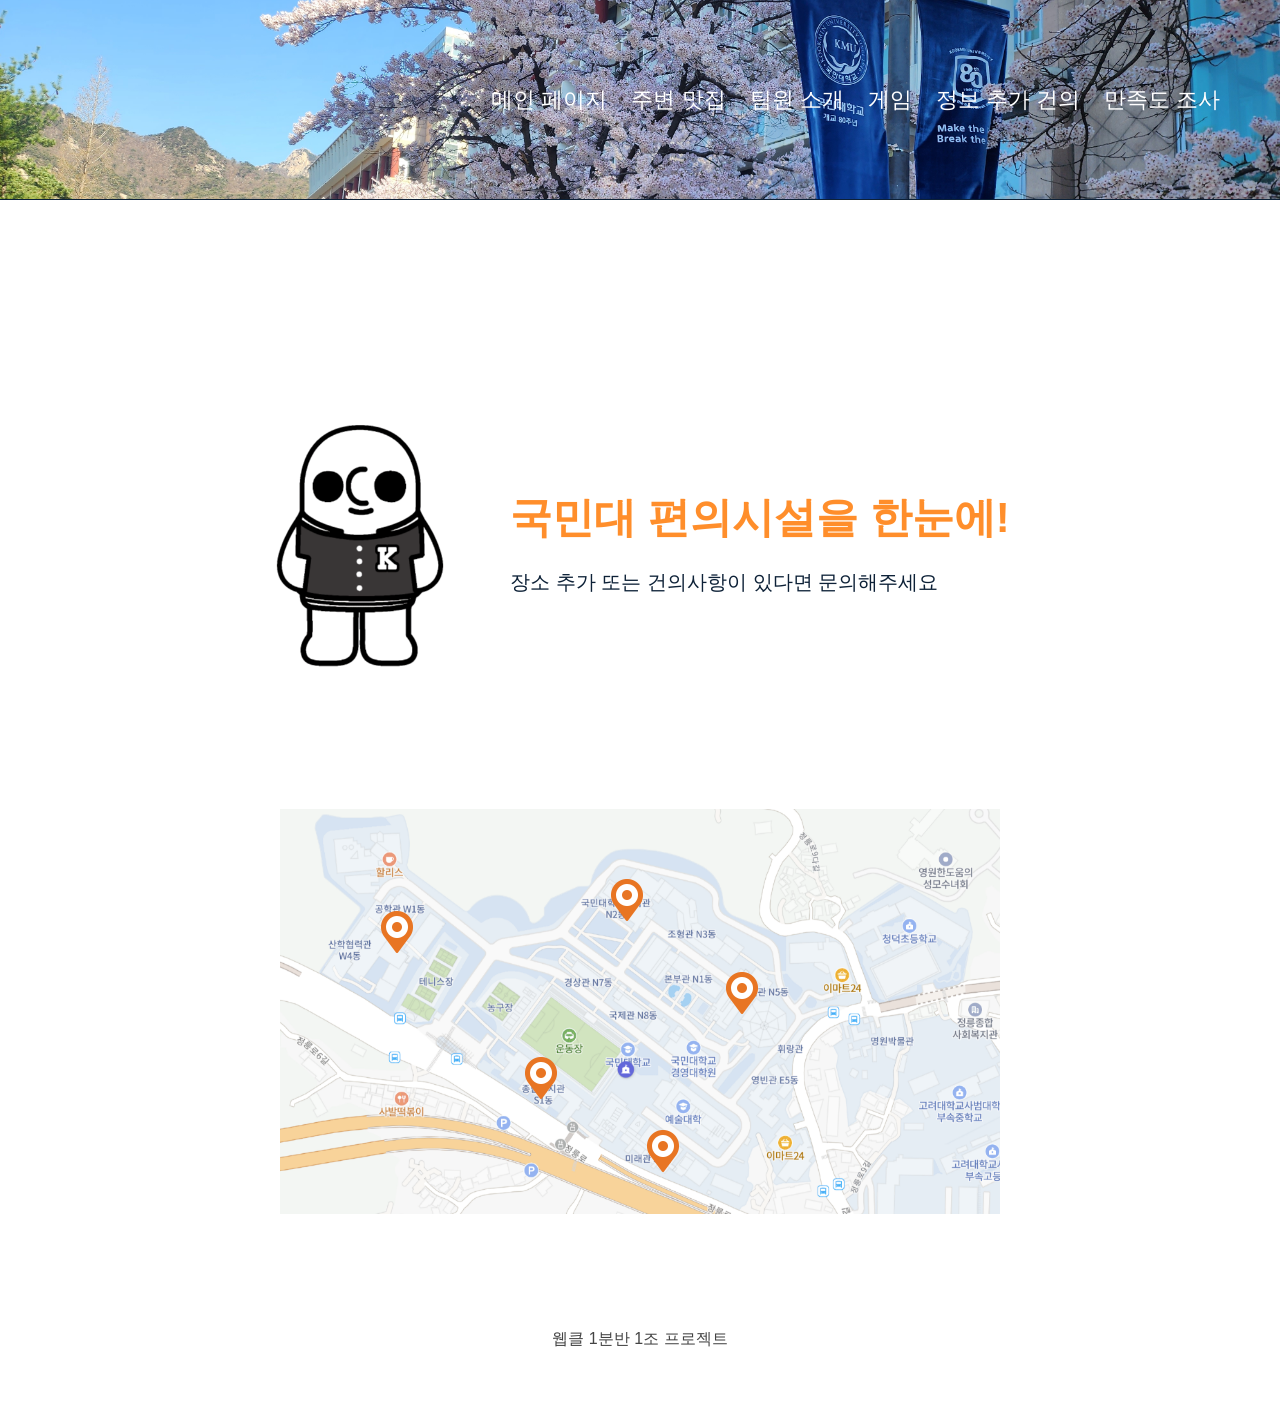
<file: index.html>
<!DOCTYPE html>
<html lang="ko">
<head>
  <meta charset="UTF-8">
  <meta name="viewport" content="width=device-width, initial-scale=1.0">
  <title>국민대학교 편의시설과 공간</title>
  <link rel="stylesheet" href="style.css">
  <script src="./scripts/index.js" defer></script>
</head>

<body>

  <!-- 공통 헤더 -->
<!-- 공통 헤더 -->
<!-- 사용하고 <head></head> 안에 다가 

<script src="index.js" defer></script> 
이 줄 추가해주세요
-->
  <header>

    <h1>
      <a href="index.html">
        <!-- <img src="" alt="로고"> -->
      </a>
    </h1>

    <nav>
      <ul>
        <li><a href="index.html">메인 페이지</a></li>
        <li><a href="food.html">주변 맛집</a></li>
        <li><a href="team.html">팀원 소개</a></li>
        <li><a href="game.html">게임</a></li>
        <li><a href="proposal.html">정보 추가 건의</a></li>
        <li><a href="form.html">만족도 조사</a></li>
      </ul>
    </nav>

  </header>

  <!-- 메인 페이지 -->
  <main>

    <div class="explain">

      <img class="explain-img" src="./images/쿠민1.png">

      <div class="explain-text">
        <h2>국민대 편의시설을 한눈에!</h2>
        <p>장소 추가 또는 건의사항이 있다면 문의해주세요</p>
      </div>
    </div>

    <!-- 지도 -->
    <section class="map-section">

      <div class="map-elements">

        <!-- 지도 이미지 -->
        <img class="map" src="./images/map.png" alt="캠퍼스 지도">

        <!-- 미래관 -->
        <div class="map-place map-place-mirae">

          <button class="map-marker" type="button">
            <img src="./images/map_marker.png" alt="미래관">
          </button>

          <aside class="details">
            <div class="details-header">
              <h3>미래관</h3>
              <button class="close-details" type="button">X</button>
            </div>

            <div class="details-body">
              <article class="place">
                <h4>자율주행스튜디오</h4>
                <p>4F</p>
                <p>소융대 학생들의 모임장소</p>
              </article>

              <article class="place">
                <h4>무한상상실</h4>
                <p>4F</p>
                <p>적당한 소음의 공부 공간</p>
              </article>
            </div>
          </aside>

        </div>

        <!-- 복지관 -->
        <div class="map-place map-place-bokji">

          <button class="map-marker" type="button">
            <img src="./images/map_marker.png" alt="복지관">
          </button>

          <aside class="details">
            <div class="details-header">
              <h3>복지관</h3>
              <button class="close-details" type="button">X</button>
            </div>

            <div class="details-body">
              <article class="place">
                <h4>학생식당</h4>
                <p>1F</p>
                <p>맛있는 건 금방 소진될 수 있으니 먹고 싶다면 빨리가기</p>
              </article>

              <article class="place">
                <h4>교직원식당</h4>
                <p>1F</p>
                <p>학생식당 바로 옆. 가격은 더 비쌈</p>
              </article>

              <article class="place">
                <h4>K-BOB</h4>
                <p>1F</p>
                <p>학생식당 바로 옆. 한 번도 안먹어봤는데 맛있나요?</p>
              </article>

              <article class="place">
                <h4>편의점</h4>
                <p>1F</p>
                <p>학교 편의점 중에서 제일 넓은 것으로 추정.</p>
              </article>

              <article class="place">
                <h4>샐러디</h4>
                <p>B1F</p>
                <p>샐러드가 먹고 싶다면,</p>
              </article>

              <article class="place">
                <h4>카페나무</h4>
                <p>B1F</p>
                <p>복지관점</p>
              </article>
            </div>
          </aside>

        </div>

        <!-- 공학관 -->
        <div class="map-place map-place-gonghak">

          <button class="map-marker" type="button">
            <img src="./images/map_marker.png" alt="공학관">
          </button>

          <aside class="details">
            <div class="details-header">
              <h3>공학관</h3>
              <button class="close-details" type="button">X</button>
            </div>

            <div class="details-body">
              <article class="place">
                <h4>카페</h4>
                <p>1F</p>
                <p>입니다.</p>
              </article>

              <article class="place">
                <h4>오지버거</h4>
                <p>1F</p>
                <p>맘스터치 다음으로 생긴 곳</p>
              </article>

              <article class="place">
                <h4>편의점</h4>
                <p>1F</p>
                <p>좀 작습니다</p>
              </article>

            </div>
          </aside>

        </div>

        <!-- 북악관 -->
        <div class="map-place map-place-bukak">

          <button class="map-marker" type="button">
            <img src="./images/map_marker.png" alt="북악관">
          </button>

          <aside class="details">
            <div class="details-header">
              <h3>북악관</h3>
              <button class="close-details" type="button">X</button>
            </div>

            <div class="details-body">
              <article class="place">
                <h4>카페나무</h4>
                <p>1F</p>
                <p>북악관점</p>
              </article>

              <article class="place">
                <h4>공차</h4>
                <p>1F</p>
                <p>서브웨이 바로 앞</p>
              </article>

              <article class="place">
                <h4>서브웨이</h4>
                <p>1F</p>
                <p>키오스크로 주문 가능</p>
              </article>

              <article class="place">
                <h4>K-GIMBOB</h4>
                <p>1F</p>
                <p>김밥이 맛있어요</p>
              </article>

              <article class="place">
                <h4>인쇄소</h4>
                <p>1F</p>
                <p>K카드에 충전 후 사용하세요</p>
              </article>

            </div>
          </aside>

        </div>

        <!-- 법학관 -->
        <div class="map-place map-place-bupak">

          <button class="map-marker" type="button">
            <img src="./images/map_marker.png" alt="법학관">
          </button>

          <aside class="details">
            <div class="details-header">
              <h3>법학관</h3>
              <button class="close-details" type="button">X</button>
            </div>

            <div class="details-body">
              <article class="place">
                <h4>편의점과 카페</h4>
                <p>1F</p>
                <p>둘이 같은 공간에 있습니다</p>
              </article>

              <article class="place">
                <h4>한울식당</h4>
                <p>B1F</p>
                <p>법식. 자리를 미리 맡지 맙시다!</p>
              </article>

              <article class="place">
                <h4>청향식당</h4>
                <p>5F</p>
                <p>작성자는 한 번도 안가봤습니다.</p>
              </article>

            </div>
          </aside>

        </div>

      </div>

    </section>

    

  </main>

  <!-- 하단 영역 -->
  <footer>
    <p>
      웹클 1분반 1조 프로젝트
    </p>
  </footer>

</body>
</html>
</file>
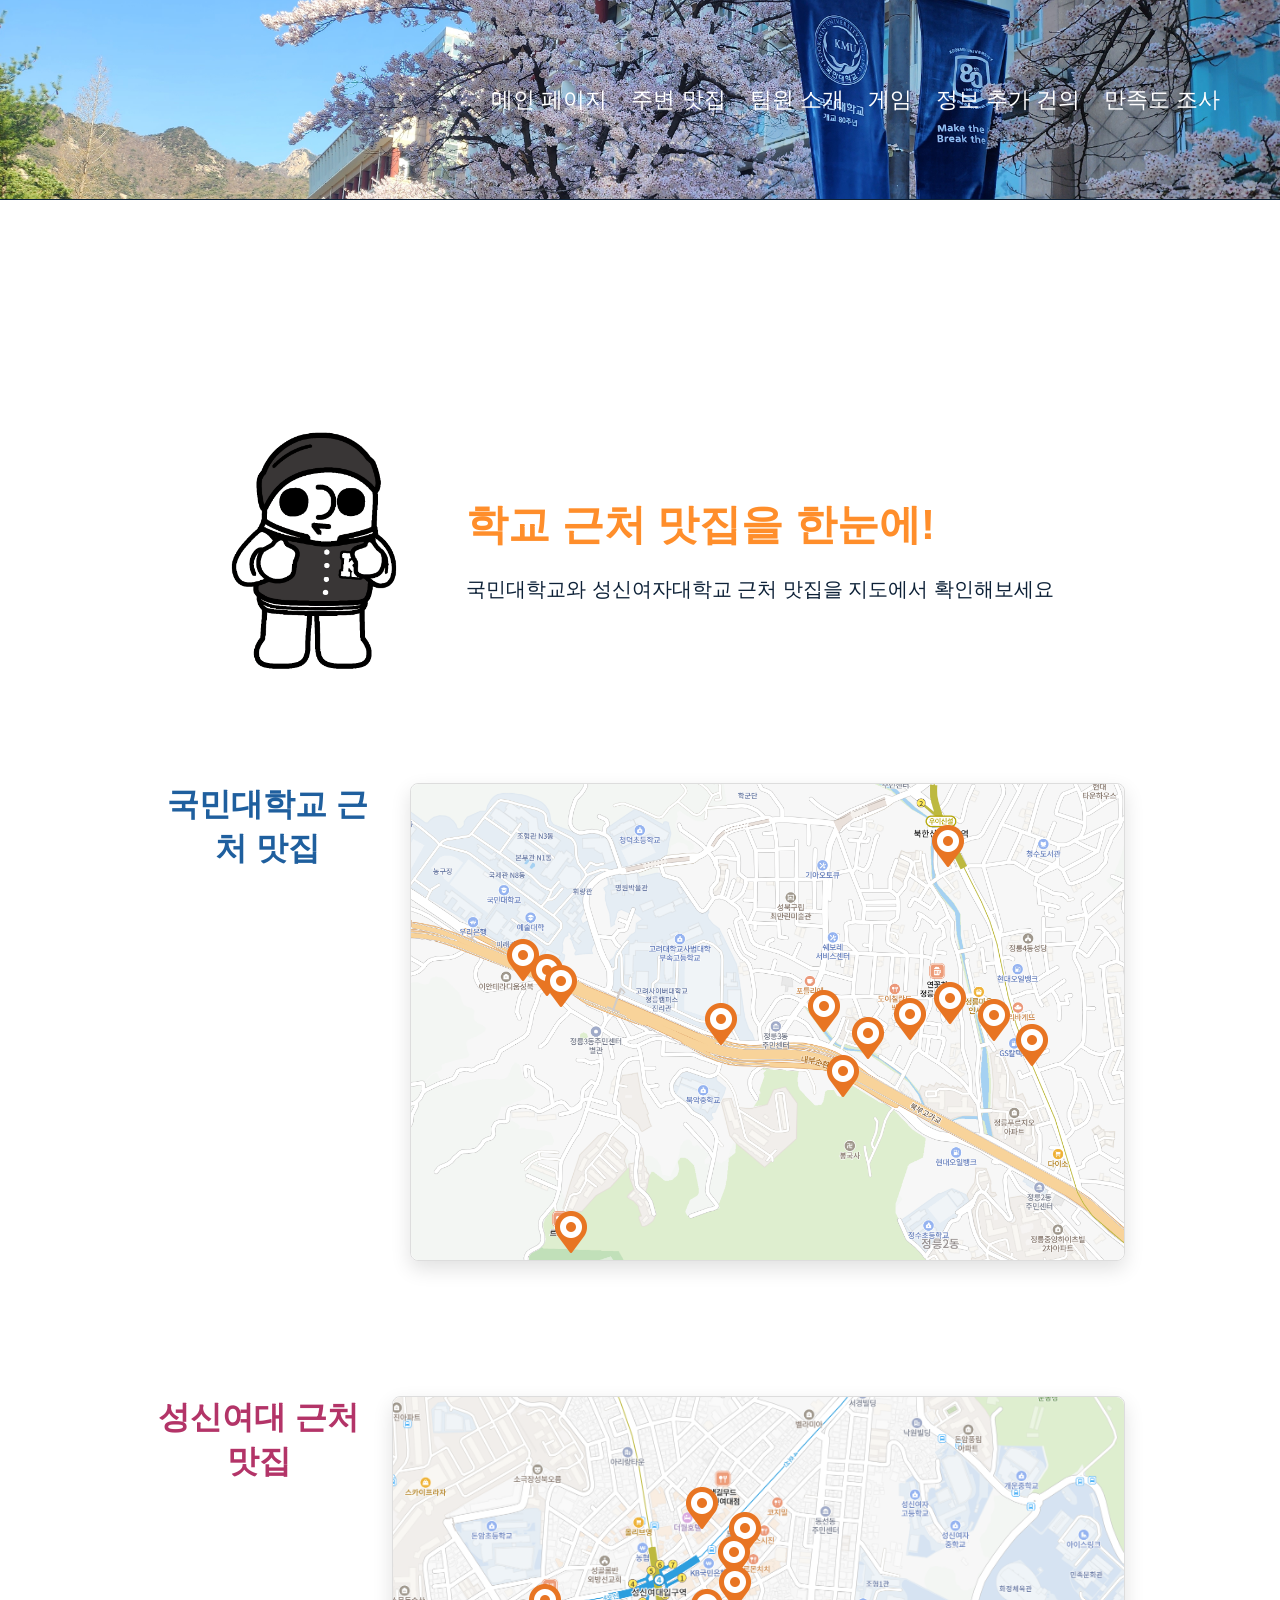
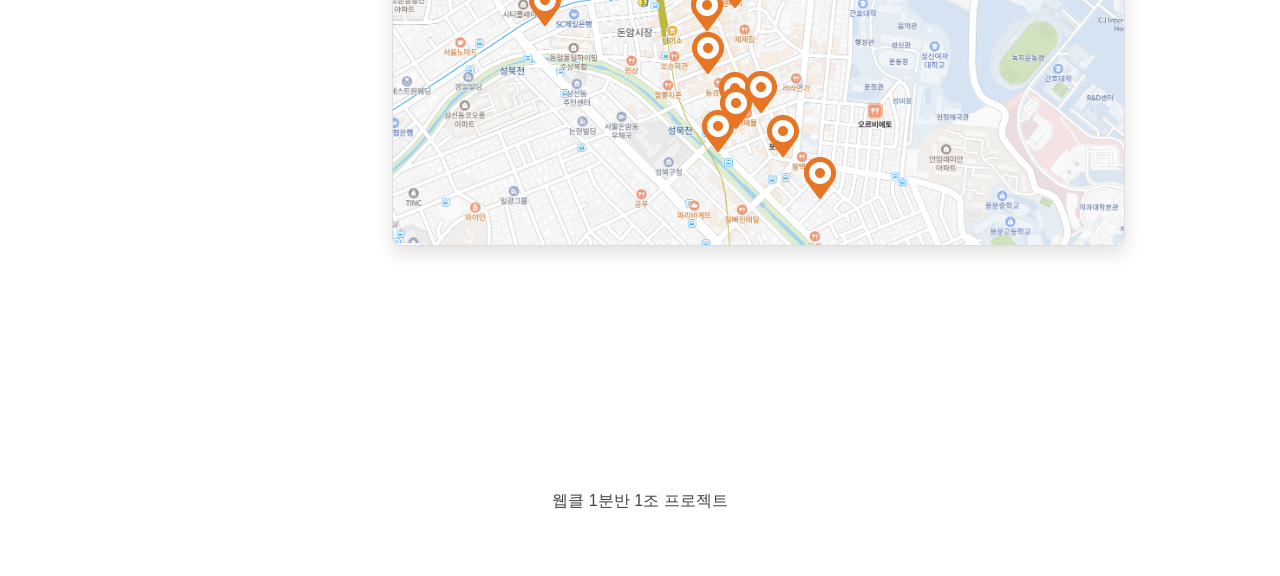
<file: food.html>
<!DOCTYPE html>
<html lang="ko">
<head>
  <meta charset="UTF-8">
  <title>국민대와 성신여대 근처 맛집</title>
  <link rel="stylesheet" href="style.css">
  <script src="scripts/index.js" defer></script>

  <style>
    .food-section {
      width: 82%;
      max-width: 1500px;
      margin: 70px auto 120px;
    }

    .food-map-block {
      margin-bottom: 110px;
    }

    .food-map-title {
      margin-bottom: 24px;
      font-size: 32px;
      font-weight: 800;
      text-align: center;
    }

    .food-map-title.kookmin {
      color: #1f5f9e;
    }

    .food-map-title.sungshin {
      color: #b33468;
    }

    .food-map-elements {
      position: relative;
      width: 100%;
      margin: 0 auto;
      border: 1px solid #ddd;
      border-radius: 8px;
      overflow: visible;
      box-shadow: 0 8px 20px rgba(0, 0, 0, 0.12);
    }

    .food-map {
      display: block;
      width: 100%;
      height: auto;
      border-radius: 8px;
    }

    .food-place {
      position: absolute;
      width: 32px;
      height: 47px;
    }

    .food-place .map-marker {
      left: 0;
      top: 0;
    }

    .food-place:hover,
    .food-place:focus-within {
      z-index: 30;
    }

    .food-details {
      display: none;
      position: absolute;
      left: 38px;
      top: -14px;
      width: 260px;
      padding: 16px 18px;
      background: white;
      border-radius: 8px;
      box-shadow: 0 8px 18px rgba(0, 0, 0, 0.25);
      z-index: 20;
    }

    .food-place:hover .food-details,
    .food-place:focus-within .food-details {
      display: block;
    }

    .food-details h4 {
      margin-bottom: 10px;
      color: var(--color-font);
      font-size: 18px;
      font-weight: 800;
    }

    .food-details p {
      margin: 5px 0;
      color: var(--color-font);
      font-size: 14px;
      line-height: 1.5;
    }
  </style>
</head>

<body>

  <!-- 공통 헤더 -->
  <header>

    <h1>
      <a href="index.html">
        <!-- <img src="" alt="로고"> -->
      </a>
    </h1>

    <nav>
      <ul>
        <li><a href="index.html">메인 페이지</a></li>
        <li><a href="food.html">주변 맛집</a></li>
        <li><a href="team.html">팀원 소개</a></li>
        <li><a href="game.html">게임</a></li>
        <li><a href="proposal.html">정보 추가 건의</a></li>
        <li><a href="form.html">만족도 조사</a></li>
      </ul>
    </nav>

  </header>

  <main>

    <div class="explain">
      <img class="explain-img" src="./images/쿠민3.png" alt="쿠민이">

      <div class="explain-text">
        <h2>학교 근처 맛집을 한눈에!</h2>
        <p>국민대학교와 성신여자대학교 근처 맛집을 지도에서 확인해보세요</p>
      </div>
    </div>

    <section class="food-section">

      <div class="food-map-block">
        <h3 class="food-map-title kookmin">국민대학교 근처 맛집</h3>

        <div class="food-map-elements">
          <img class="food-map" src="./images/kfood_map.png" alt="국민대학교 근처 맛집 지도">

          <div class="food-place" style="left: 55.7%; top: 42.1%;">
            <button class="map-marker" type="button" title="포틀리에">
              <img src="./images/map_marker.png" alt="포틀리에 위치">
            </button>
            <aside class="food-details">
              <h4>포틀리에</h4>
              <p>유형: 브런치 카페</p>
              <p>빵, 샌드위치, 커피를 함께 먹기 좋은 곳입니다.</p>
            </aside>
          </div>

          <div class="food-place" style="left: 67.7%; top: 43.8%;">
            <button class="map-marker" type="button" title="도이칠란드박">
              <img src="./images/map_marker.png" alt="도이칠란드박 위치">
            </button>
            <aside class="food-details">
              <h4>도이칠란드박</h4>
              <p>유형: 양식 맛집</p>
              <p>친구들과 점심이나 저녁을 먹기 좋은 곳입니다.</p>
            </aside>
          </div>

          <div class="food-place" style="left: 73.4%; top: 40.5%;">
            <button class="map-marker" type="button" title="연꽃차 정릉시장점">
              <img src="./images/map_marker.png" alt="연꽃차 정릉시장점 위치">
            </button>
            <aside class="food-details">
              <h4>연꽃차 정릉시장점</h4>
              <p>유형: 차 전문 카페</p>
              <p>식사 후 가볍게 음료를 마시기 좋은 곳입니다.</p>
            </aside>
          </div>

          <div class="food-place" style="left: 79.6%; top: 44.0%;">
            <button class="map-marker" type="button" title="도꼬돈카츠">
              <img src="./images/map_marker.png" alt="도꼬돈카츠 위치">
            </button>
            <aside class="food-details">
              <h4>도꼬돈카츠</h4>
              <p>유형: 돈카츠 맛집</p>
              <p>바삭한 돈카츠로 든든하게 먹기 좋은 곳입니다.</p>
            </aside>
          </div>

          <div class="food-place" style="left: 84.9%; top: 49.4%;">
            <button class="map-marker" type="button" title="파리바게뜨">
              <img src="./images/map_marker.png" alt="파리바게뜨 위치">
            </button>
            <aside class="food-details">
              <h4>파리바게뜨 정릉점</h4>
              <p>유형: 베이커리 카페</p>
              <p>간단한 빵이나 음료를 사기 좋은 곳입니다.</p>
            </aside>
          </div>

          <div class="food-place" style="left: 20.2%; top: 88.7%;">
            <button class="map-marker" type="button" title="르한스">
              <img src="./images/map_marker.png" alt="르한스 위치">
            </button>
            <aside class="food-details">
              <h4>르한스</h4>
              <p>유형: 카페</p>
              <p>학교 근처에서 쉬어가기 좋은 카페입니다.</p>
            </aside>
          </div>

          <div class="food-place" style="left: 13.4%; top: 31.5%;">
            <button class="map-marker" type="button" title="국민상회">
              <img src="./images/map_marker.png" alt="국민상회 위치">
            </button>
            <aside class="food-details">
              <h4>국민상회</h4>
              <p>유형: 분식 맛집</p>
              <p>떡볶이와 분식 메뉴를 가볍게 먹기 좋은 곳입니다.</p>
            </aside>
          </div>

          <div class="food-place" style="left: 41.2%; top: 44.8%;">
            <button class="map-marker" type="button" title="고씨네 카레">
              <img src="./images/map_marker.png" alt="고씨네 카레 위치">
            </button>
            <aside class="food-details">
              <h4>고씨네 카레</h4>
              <p>유형: 카레 맛집</p>
              <p>카레 한 그릇으로 든든하게 먹기 좋은 곳입니다.</p>
            </aside>
          </div>

          <div class="food-place" style="left: 58.3%; top: 55.8%;">
            <button class="map-marker" type="button" title="두 번째 이야기">
              <img src="./images/map_marker.png" alt="두 번째 이야기 위치">
            </button>
            <aside class="food-details">
              <h4>두 번째 이야기</h4>
              <p>유형: 닭갈비 맛집</p>
              <p>매콤한 닭갈비로 친구들과 식사하기 좋은 곳입니다.</p>
            </aside>
          </div>

          <div class="food-place" style="left: 73.1%; top: 7.5%;">
            <button class="map-marker" type="button" title="기차순대국">
              <img src="./images/map_marker.png" alt="기차순대국 위치">
            </button>
            <aside class="food-details">
              <h4>기차순대국</h4>
              <p>유형: 순대국 맛집</p>
              <p>따뜻한 국밥으로 든든하게 먹기 좋은 곳입니다.</p>
            </aside>
          </div>

          <div class="food-place" style="left: 16.8%; top: 34.7%;">
            <button class="map-marker" type="button" title="풍년포차">
              <img src="./images/map_marker.png" alt="풍년포차 위치">
            </button>
            <aside class="food-details">
              <h4>풍년포차</h4>
              <p>유형: 포차 맛집</p>
              <p>국민대 지하세계 쪽에서 친구들과 가기 좋은 곳입니다.</p>
            </aside>
          </div>

          <div class="food-place" style="left: 18.8%; top: 37.0%;">
            <button class="map-marker" type="button" title="현주네포차">
              <img src="./images/map_marker.png" alt="현주네포차 위치">
            </button>
            <aside class="food-details">
              <h4>현주네포차</h4>
              <p>유형: 포차 맛집</p>
              <p>간단한 안주와 식사를 함께 하기 좋은 국민대 근처 맛집입니다.</p>
            </aside>
          </div>

          <div class="food-place" style="left: 61.8%; top: 47.8%;">
            <button class="map-marker" type="button" title="카페 로마 정릉">
              <img src="./images/map_marker.png" alt="카페 로마 정릉 위치">
            </button>
            <aside class="food-details">
              <h4>카페 로마 정릉</h4>
              <p>유형: 카페</p>
              <p>커피와 간단한 메뉴를 먹으며 쉬기 좋은 카페입니다.</p>
            </aside>
          </div>
        </div>
      </div>

      <div class="food-map-block">
        <h3 class="food-map-title sungshin">성신여대 근처 맛집</h3>

        <div class="food-map-elements">
          <img class="food-map" src="./images/sfood_map.png" alt="성신여대 근처 맛집 지도">

          <div class="food-place" style="left: 18.6%; top: 40.6%;">
            <button class="map-marker" type="button" title="놀란">
              <img src="./images/map_marker.png" alt="놀란 위치">
            </button>
            <aside class="food-details">
              <h4>놀란</h4>
              <p>유형: 식사 맛집</p>
              <p>성신여대입구역에서 걸어가기 좋은 곳입니다.</p>
            </aside>
          </div>

          <div class="food-place" style="left: 40.1%; top: 19.0%;">
            <button class="map-marker" type="button" title="새김돈 성신여대점">
              <img src="./images/map_marker.png" alt="새김돈 성신여대점 위치">
            </button>
            <aside class="food-details">
              <h4>새김돈 성신여대점</h4>
              <p>유형: 고기 맛집</p>
              <p>든든하게 식사하기 좋은 고기집입니다.</p>
            </aside>
          </div>

          <div class="food-place" style="left: 46.0%; top: 24.6%;">
            <button class="map-marker" type="button" title="코지밀">
              <img src="./images/map_marker.png" alt="코지밀 위치">
            </button>
            <aside class="food-details">
              <h4>코지밀</h4>
              <p>유형: 식사 맛집</p>
              <p>친구와 약속 장소로 잡기 좋은 곳입니다.</p>
            </aside>
          </div>

          <div class="food-place" style="left: 44.5%; top: 29.9%;">
            <button class="map-marker" type="button" title="스시진">
              <img src="./images/map_marker.png" alt="스시진 위치">
            </button>
            <aside class="food-details">
              <h4>스시진</h4>
              <p>유형: 초밥 맛집</p>
              <p>초밥을 먹고 싶을 때 들르기 좋은 곳입니다.</p>
            </aside>
          </div>

          <div class="food-place" style="left: 44.6%; top: 36.6%;">
            <button class="map-marker" type="button" title="호로록치">
              <img src="./images/map_marker.png" alt="호로록치 위치">
            </button>
            <aside class="food-details">
              <h4>호로록치</h4>
              <p>유형: 식사 맛집</p>
              <p>가볍게 한 끼 먹기 좋은 곳입니다.</p>
            </aside>
          </div>

          <div class="food-place" style="left: 40.8%; top: 41.7%;">
            <button class="map-marker" type="button" title="렌테이">
              <img src="./images/map_marker.png" alt="렌테이 위치">
            </button>
            <aside class="food-details">
              <h4>렌테이</h4>
              <p>유형: 일식 맛집</p>
              <p>점심이나 저녁 식사로 들르기 좋은 곳입니다.</p>
            </aside>
          </div>

          <div class="food-place" style="left: 40.9%; top: 51.4%;">
            <button class="map-marker" type="button" title="제제집">
              <img src="./images/map_marker.png" alt="제제집 위치">
            </button>
            <aside class="food-details">
              <h4>제제집</h4>
              <p>유형: 식사 맛집</p>
              <p>친구와 편하게 식사하기 좋은 곳입니다.</p>
            </aside>
          </div>

          <div class="food-place" style="left: 44.6%; top: 60.2%;">
            <button class="map-marker" type="button" title="스타벅스">
              <img src="./images/map_marker.png" alt="스타벅스 위치">
            </button>
            <aside class="food-details">
              <h4>스타벅스</h4>
              <p>유형: 카페</p>
              <p>식사 후 커피를 마시거나 쉬기 좋은 곳입니다.</p>
            </aside>
          </div>

          <div class="food-place" style="left: 48.1%; top: 60.0%;">
            <button class="map-marker" type="button" title="라라면가">
              <img src="./images/map_marker.png" alt="라라면가 위치">
            </button>
            <aside class="food-details">
              <h4>라라면가</h4>
              <p>유형: 중식 맛집</p>
              <p>면 요리와 중식 메뉴를 먹기 좋은 곳입니다.</p>
            </aside>
          </div>

          <div class="food-place" style="left: 42.3%; top: 68.8%;">
            <button class="map-marker" type="button" title="카페몰">
              <img src="./images/map_marker.png" alt="카페몰 위치">
            </button>
            <aside class="food-details">
              <h4>카페몰</h4>
              <p>유형: 카페</p>
              <p>디저트나 음료를 먹기 좋은 곳입니다.</p>
            </aside>
          </div>

          <div class="food-place" style="left: 44.8%; top: 63.7%;">
            <button class="map-marker" type="button" title="동경산책">
              <img src="./images/map_marker.png" alt="동경산책 위치">
            </button>
            <aside class="food-details">
              <h4>동경산책</h4>
              <p>유형: 일식 맛집</p>
              <p>성신여대 근처에서 일식 메뉴를 먹기 좋은 곳입니다.</p>
            </aside>
          </div>

          <div class="food-place" style="left: 51.2%; top: 69.8%;">
            <button class="map-marker" type="button" title="스파츠">
              <img src="./images/map_marker.png" alt="스파츠 위치">
            </button>
            <aside class="food-details">
              <h4>스파츠</h4>
              <p>유형: 디저트 카페</p>
              <p>디저트와 커피를 함께 즐기기 좋은 카페입니다.</p>
            </aside>
          </div>

          <div class="food-place" style="left: 56.2%; top: 79.2%;">
            <button class="map-marker" type="button" title="팔백집">
              <img src="./images/map_marker.png" alt="팔백집 위치">
            </button>
            <aside class="food-details">
              <h4>팔백집</h4>
              <p>유형: 식사 맛집</p>
              <p>성신여대 아래쪽 골목에서 든든하게 먹기 좋은 곳입니다.</p>
            </aside>
          </div>
        </div>
      </div>

    </section>

  </main>

  <footer>
    <p>
      웹클 1분반 1조 프로젝트
    </p>
  </footer>

</body>
</html>
</file>
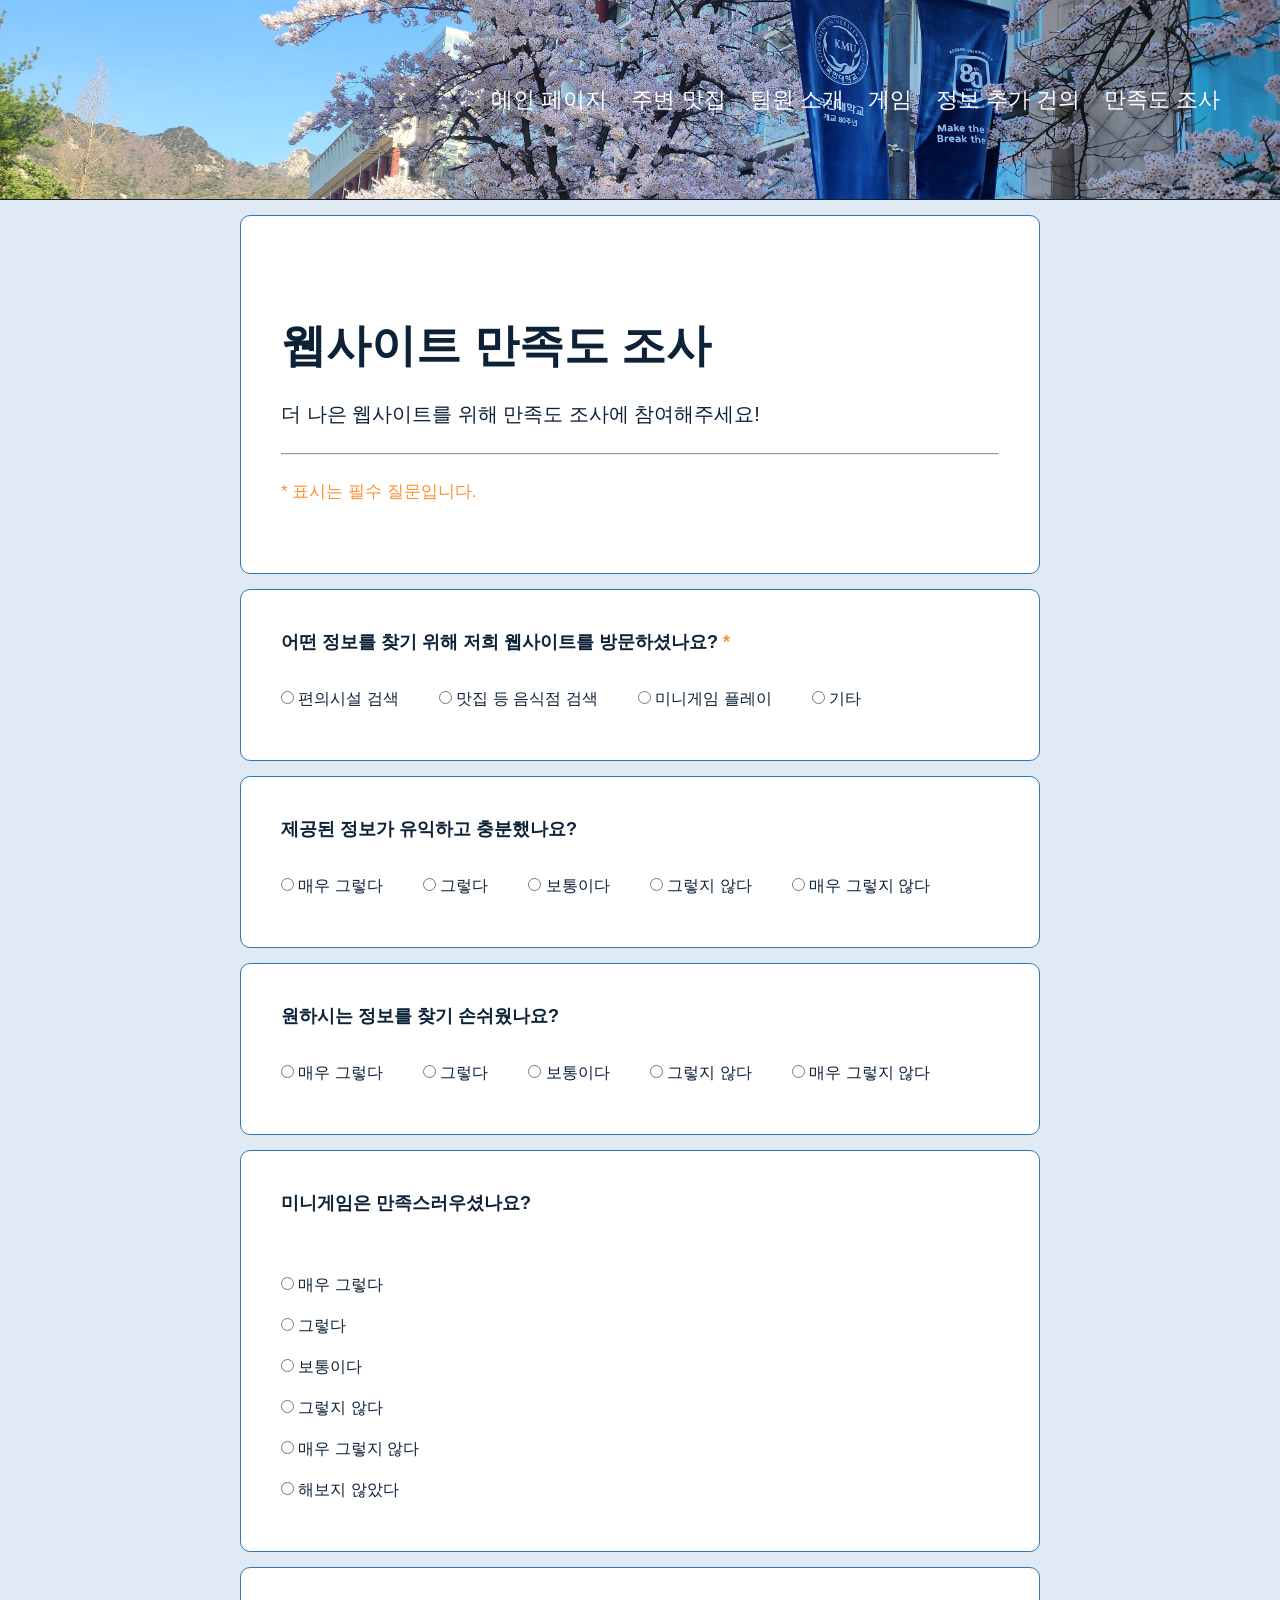
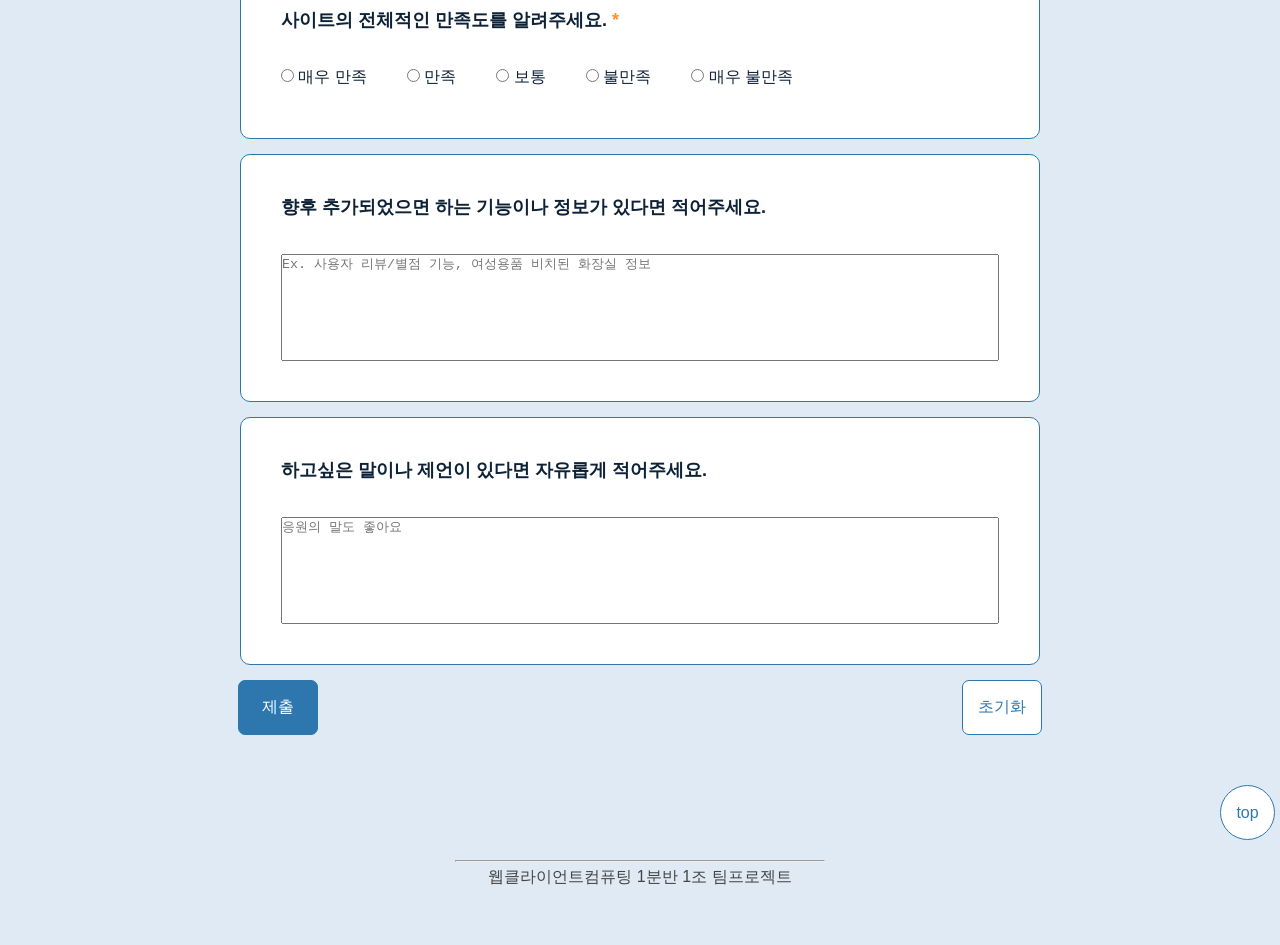
<file: form.html>
<!DOCTYPE html>

<html lang="ko">
    <head>
        <meta charset="UTF-8">
        <title>웹사이트 만족도 조사</title>
        <link rel="stylesheet" href="style.css">
        <script src="scripts/index.js" defer></script>
    </head>
    <body class="form-body">
        <header>
            <h1>
                <a href="index.html">
                    <!-- <img src="" alt="로고"> -->
                </a>
            </h1>
            <nav>
                <ul>
                    <li><a href="index.html">메인 페이지</a></li>
                    <li><a href="food.html">주변 맛집</a></li>
                    <li><a href="team.html">팀원 소개</a></li>
                    <li><a href="game.html">게임</a></li>
                    <li><a href="proposal.html">정보 추가 건의</a></li>
                    <li><a href="form.html">만족도 조사</a></li>
                </ul>
            </nav>
        </header>
        <main>
            <section class="section-box">
                <h1 class="main-title">웹사이트 만족도 조사</h1>
                <p class="main-subtitle">더 나은 웹사이트를 위해 만족도 조사에 참여해주세요!</p>
                <hr>
                <div class="essential-star">* 표시는 필수 질문입니다.</div>
                <div style="height: 5px;"></div>
            </section>
            
            <form action="#" method="post">
                <section class="section-box">
                    <label>어떤 정보를 찾기 위해 저희 웹사이트를 방문하셨나요?
                        <p class="essential-star" style="display: inline-block;">*</p>
                    </label>

                    <div class="options">
                        <label><input type="radio" name="purpose" value="편의시설" required> 편의시설 검색</label>
                        <label><input type="radio" name="purpose" value="맛집"> 맛집 등 음식점 검색</label>
                        <label><input type="radio" name="purpose" value="gamePlay"> 미니게임 플레이</label>
                        <label><input type="radio" name="purpose" value="etc"> 기타</label>
                    </div>
                </section>

                <section class="section-box">
                    <label>제공된 정보가 유익하고 충분했나요?</label>

                    <div class="options">
                        <label><input type="radio" name="information" value="5score"> 매우 그렇다</label>
                        <label><input type="radio" name="information" value="4score"> 그렇다</label>
                        <label><input type="radio" name="information" value="3score"> 보통이다</label>
                        <label><input type="radio" name="information" value="2score"> 그렇지 않다</label>
                        <label><input type="radio" name="information" value="1score"> 매우 그렇지 않다</label>
                    </div>
                </section>

                <section class="section-box">
                    <label>원하시는 정보를 찾기 손쉬웠나요?</label>

                    <div class="options">
                        <label><input type="radio" name="convenient" value="5score"> 매우 그렇다</label>
                        <label><input type="radio" name="convenient" value="4score"> 그렇다</label>
                        <label><input type="radio" name="convenient" value="3score"> 보통이다</label>
                        <label><input type="radio" name="convenient" value="2score"> 그렇지 않다</label>
                        <label><input type="radio" name="convenient" value="1score"> 매우 그렇지 않다</label>
                    </div>
                </section>

                <section class="section-box">
                    <label>미니게임은 만족스러우셨나요?</label>

                    <div class="options-br">
                        <label><input type="radio" name="game" value="5score"> 매우 그렇다</label>
                        <label><input type="radio" name="game" value="4score"> 그렇다</label>
                        <label><input type="radio" name="game" value="3score"> 보통이다</label>
                        <label><input type="radio" name="game" value="2score"> 그렇지 않다</label>
                        <label><input type="radio" name="game" value="1score"> 매우 그렇지 않다</label>
                        <label><input type="radio" name="game" value="non"> 해보지 않았다</label>
                    </div>
                </section>

                <section class="section-box">
                    <label>사이트의 전체적인 만족도를 알려주세요.
                        <p class="essential-star" style="display: inline-block;">*</p>
                    </label>

                    <div class="options">
                        <label><input type="radio" name="satisfaction" value="매우만족" required> 매우 만족</label>
                        <label><input type="radio" name="satisfaction" value="만족"> 만족</label>
                        <label><input type="radio" name="satisfaction" value="보통"> 보통</label>
                        <label><input type="radio" name="satisfaction" value="불만족"> 불만족</label>
                        <label><input type="radio" name="satisfaction" value="매우불만족"> 매우 불만족</label>
                    </div>
                </section>

                <section id="positiveGroup" class="section-box conditional-question">
                    <label>마음에 들었던 점을 모두 골라주세요.</label>

                    <div class="options-br">
                        <label><input type="checkbox" name="positive_reason" value="infomation">
                            정보가 유용하다</label>
                        <label><input type="checkbox" name="positive_reason" value="intuitive">
                            사이트가 직관적이라서 원하는 정보를 찾기 쉽다</label>
                        <label><input type="checkbox" name="positive_reason" value="game">
                            미니게임이 재미있다</label>
                        <label><input type="checkbox" name="positive_reason" value="design">
                            디자인이 깔끔해 마음에 든다</label>
                        <label><input type="checkbox" name="positive_reason" value="other">
                            기타</label>
                    </div>
                </section>

                <section id="negativeGroup" class="section-box conditional-question">
                    <label>아쉬웠던 점을 모두 골라주세요.</label>

                    <div class="options-br">
                        <label><input type="checkbox" name="negative_reason" value="lackInfomation">
                            정보가 빈약하거나 부정확하다</label>
                        <label><input type="checkbox" name="negative_reason" value="notIntuitive">
                            기능이 불명확해 원하는 정보를 찾기 어렵다</label>
                        <label><input type="checkbox" name="negative_reason" value="gameError">
                            미니게임이 재미없거나 오류가 있다</label>
                        <label><input type="checkbox" name="negative_reason" value="noReadability">
                            디자인의 가독성이 떨어진다</label>
                        <label><input type="checkbox" name="negative_reason" value="otherBad">
                            기타</label>
                    </div>
                </section>

                <section class="section-box">
                    <label>향후 추가되었으면 하는 기능이나 정보가 있다면 적어주세요.</label>
                    <textarea id="request" name="request" rows="7" cols="50"
                        placeholder="Ex. 사용자 리뷰/별점 기능, 여성용품 비치된 화장실 정보"
                        style="resize: none;"></textarea>
                </section>

                <section class="section-box">
                    <label>하고싶은 말이나 제언이 있다면 자유롭게 적어주세요.</label>
                    <textarea id="etc" name="etc" rows="7" cols="50" placeholder="응원의 말도 좋아요"
                        style="resize: none;" ></textarea>
                </section>

                <div class="form-end">
                    <!-- js로 제출하시겠습니까? 확인 후 제출되도록 -->
                    <button class="submitBtn" type="submit">제출</button>
                    <!-- js로 초기화하시겠습니까? 확인 후 초기화 -->
                    <button class="resetBtn" type="reset">초기화</button>
                </div>
            </form>

            <div class="page-end">
                <button class="topBtn">top</button>
            </div>
        </main>
        
        <footer>
            <hr>
            <div style="height: 5px;"></div>
            <p>웹클라이언트컴퓨팅 1분반 1조 팀프로젝트</p>
        </footer>

        <script src="scripts/form.js"></script>
    </body>
</html>
</file>
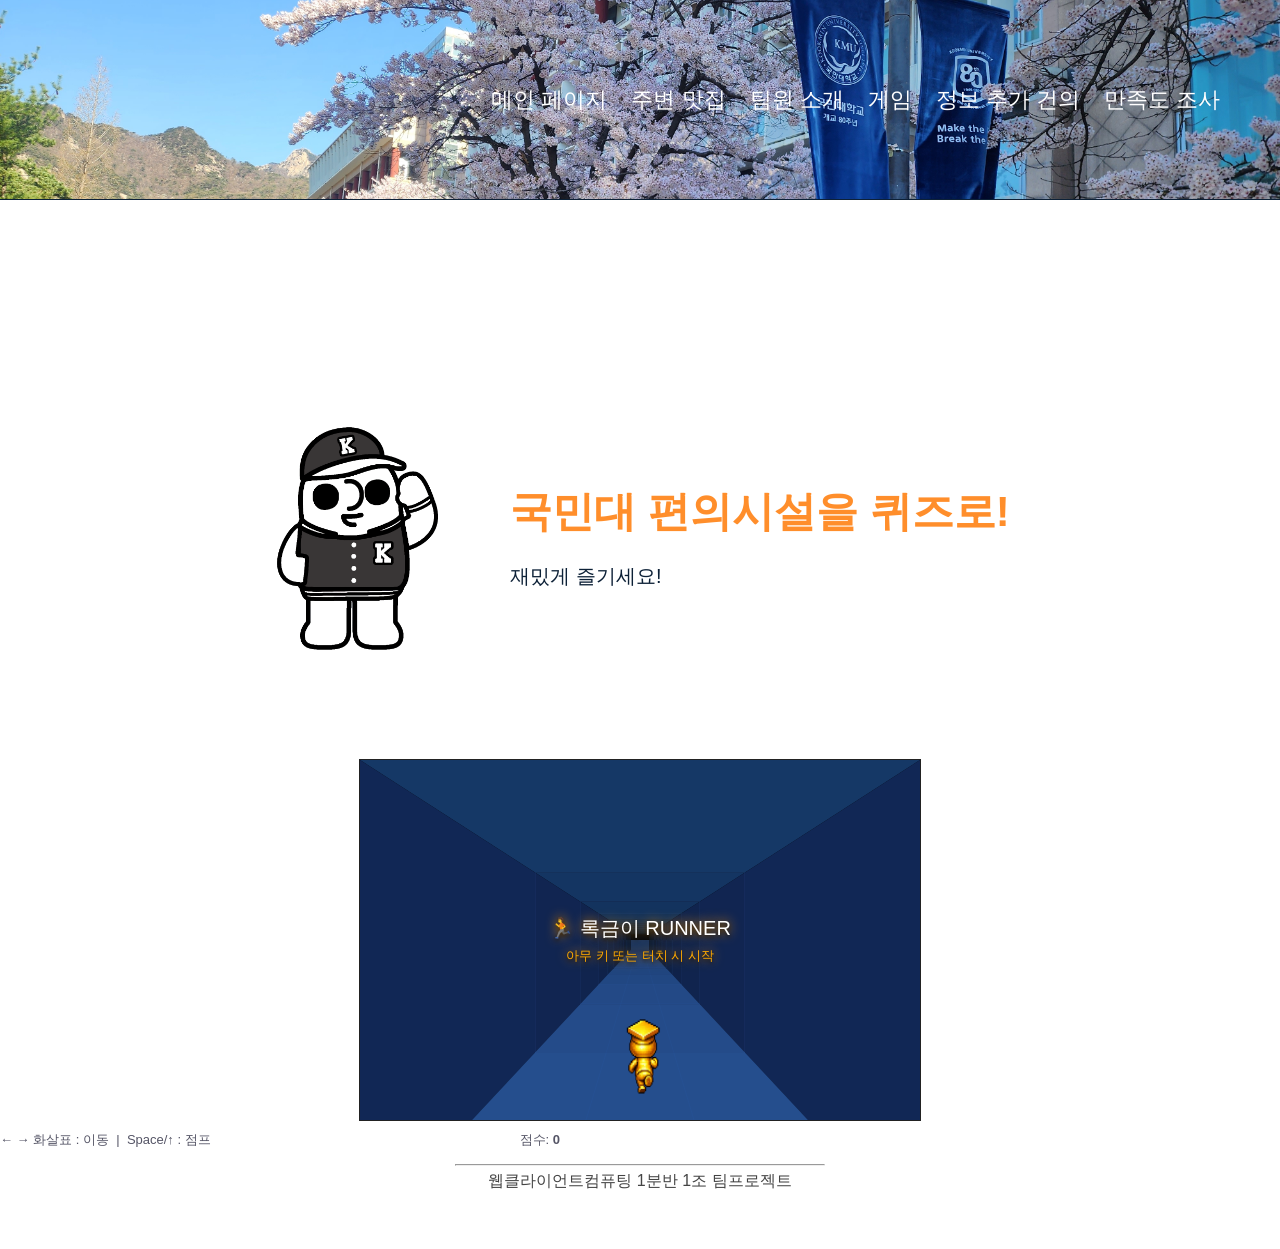
<file: game.html>
<!DOCTYPE html>
<html lang=ko>
    <head>
        <meta charset="UTF-8">
        <title>게임 페이지</title>

        <style>
            /* * { margin:0; padding:0; box-sizing:border-box; }
                body { background:#0a0a14; display:flex; flex-direction:column; align-items:center;
                        justify-content:center; min-height:100vh; font-family:monospace; } */
            canvas { display:block; border:1px solid #222; }
            #ui { display:flex; justify-content:space-between; width:560px; margin-top:10px;
                    font-size:13px; color:#556; }
            #wrap { position:relative; display:flex; align-items:center; justify-content:center; }
            #msg { position:absolute; color:#fff; font-size:20px; pointer-events:none;
                    text-align:center; text-shadow:0 0 12px #f90, 0 2px 4px #000; }
    
        </style>
        <link rel="stylesheet" href="style.css">
        <script src="scripts/index.js" defer></script>
    </head>
    <body>
        <header>
            <h1>
                <a href="index.html">
                <!-- <img src="" alt="로고"> -->
                </a>
            </h1>
            <nav>
                <ul>
                    <li><a href="index.html">메인 페이지</a></li>
                    <li><a href="food.html">주변 맛집</a></li>
                    <li><a href="team.html">팀원 소개</a></li>
                    <li><a href="game.html">게임</a></li>
                    <li><a href="proposal.html">정보 추가 건의</a></li>
                    <li><a href="form.html">만족도 조사</a></li>
                </ul>
            </nav>
        </header>

        <div class="explain">
            <img class="explain-img" src="./images/쿠민2.png">

            <div class="explain-text">
                    <h2>국민대 편의시설을 퀴즈로!</h2>
                    <p>재밌게 즐기세요!</p>
            </div>
        </div>

        <div id="wrap">
            <canvas id="cv" width="560" height="360"></canvas>
            <div id="msg"></div>
        </div>


        <div id="ui">
            <span>&larr; &rarr;  화살표 : 이동 &nbsp;|&nbsp; Space/↑ : 점프</span>
            <span>점수: <b id="scoreEl">0</b></span>
        </div>

        <script src="./scripts/gameScript.js"></script>

        <footer>
            <hr>
            <div style="height: 5px;"></div>
            <p>웹클라이언트컴퓨팅 1분반 1조 팀프로젝트</p>
        </footer>
    </body>
</html>
</file>
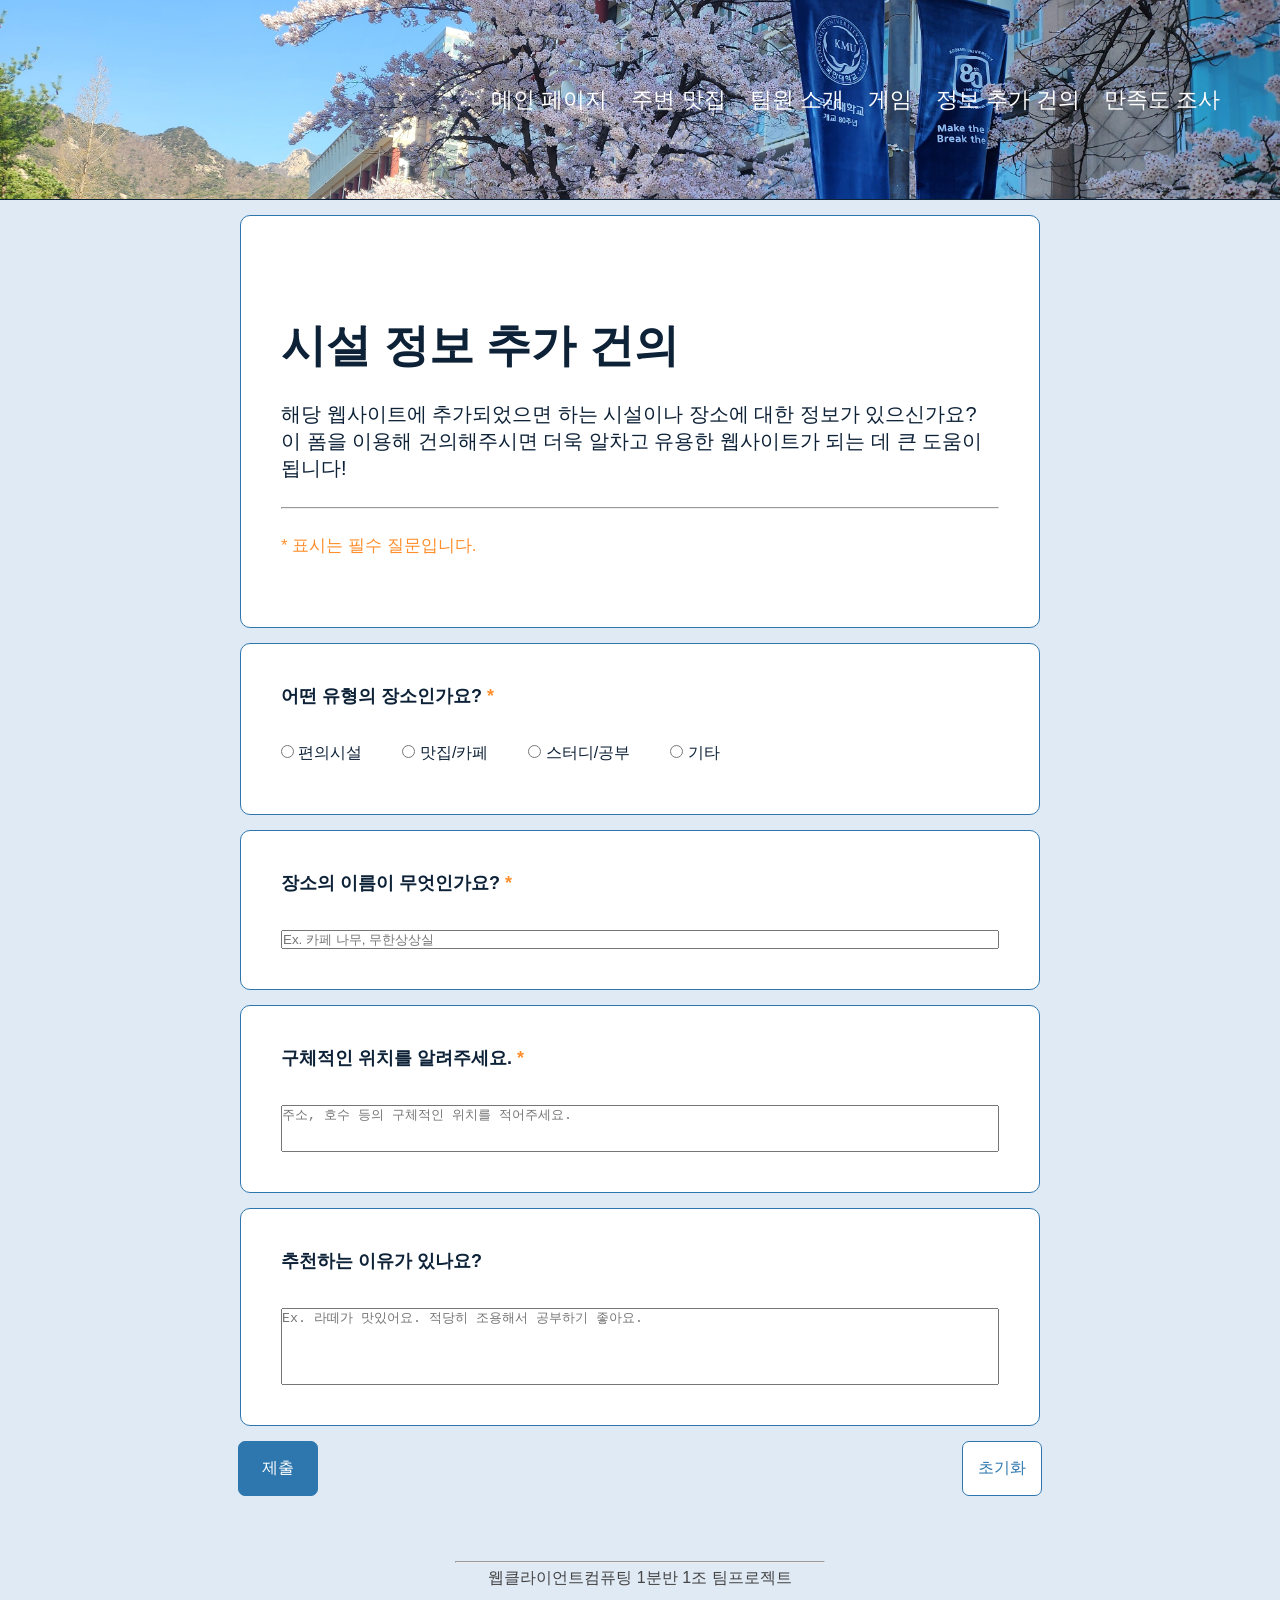
<file: proposal.html>
<!DOCTYPE html>

<html lang="ko">
    <head>
        <meta charset="UTF-8">
        <title>정보 추가 건의 폼</title>
        <link rel="stylesheet" href="style.css">
        <script src="scripts/index.js" defer></script>
    </head>
    <body class="form-body">
        <header>
            <h1>
                <a href="index.html">
                    <!-- <img src="" alt="로고"> -->
                </a>
            </h1>
            <nav>
                <ul>
                    <li><a href="index.html">메인 페이지</a></li>
                    <li><a href="food.html">주변 맛집</a></li>
                    <li><a href="team.html">팀원 소개</a></li>
                    <li><a href="game.html">게임</a></li>
                    <li><a href="proposal.html">정보 추가 건의</a></li>
                    <li><a href="form.html">만족도 조사</a></li>
                </ul>
            </nav>
        </header>
        <main>
            <section class="section-box">
                <h1 class="main-title">시설 정보 추가 건의</h1>
                <p class="main-subtitle">
                    해당 웹사이트에 추가되었으면 하는 시설이나 장소에 대한 정보가 있으신가요?
                    <br>
                    이 폼을 이용해 건의해주시면 더욱 알차고 유용한 웹사이트가 되는 데 큰 도움이 됩니다!
                </p>
                <hr>
                <div class="essential-star">* 표시는 필수 질문입니다.</div>
                <div style="height: 5px;"></div>
            </section>

            <form action="#" method="post">
                <section class="section-box">
                    <label>어떤 유형의 장소인가요?
                        <p class="essential-star" style="display: inline-block;">*</p>
                    </label>

                    <div class="options">
                        <label><input type="radio" name="division" value="편의" required> 편의시설</label>
                        <label><input type="radio" name="division" value="맛집"> 맛집/카페</label>
                        <label><input type="radio" name="division" value="study"> 스터디/공부</label>
                        <label><input type="radio" name="division" value="etc"> 기타</label>
                    </div>
                </section>
                
                <section class="section-box">
                    <label for="name">장소의 이름이 무엇인가요?
                        <p class="essential-star" style="display: inline-block;">*</p>
                    </label>
                    <input type="text" id="name" name="name"
                        placeholder="Ex. 카페 나무, 무한상상실" required>
                </section>

                <section class="section-box">
                    <label for="location">구체적인 위치를 알려주세요.
                        <p class="essential-star" style="display: inline-block;">*</p>
                    </label>
                    <textarea id="location" name="location" rows="3" cols="50"
                            placeholder="주소, 호수 등의 구체적인 위치를 적어주세요."
                            style="resize: none;" required></textarea>
                </section>

                <section class="section-box">
                    <label for="pReason">추천하는 이유가 있나요?</label>
                    <textarea id="pReason" name="pReason" rows="5" cols="50"
                            placeholder="Ex. 라떼가 맛있어요. 적당히 조용해서 공부하기 좋아요."
                            style="resize: none;"></textarea>
                </section>

                <div class="form-end">
                    <!-- js로 제출하시겠습니까? 확인 후 제출되도록 -->
                    <button class="submitBtn" type="submit">제출</button>
                    <!-- js로 초기화하시겠습니까? 확인 후 초기화 -->
                    <button class="resetBtn" type="reset">초기화</button>
                </div>
            </form>
        </main>
        
        <footer>
            <hr>
            <div style="height: 5px;"></div>
            <p>웹클라이언트컴퓨팅 1분반 1조 팀프로젝트</p>
        </footer>

        <script src="scripts/form.js"></script>
    </body>
</html>
</file>
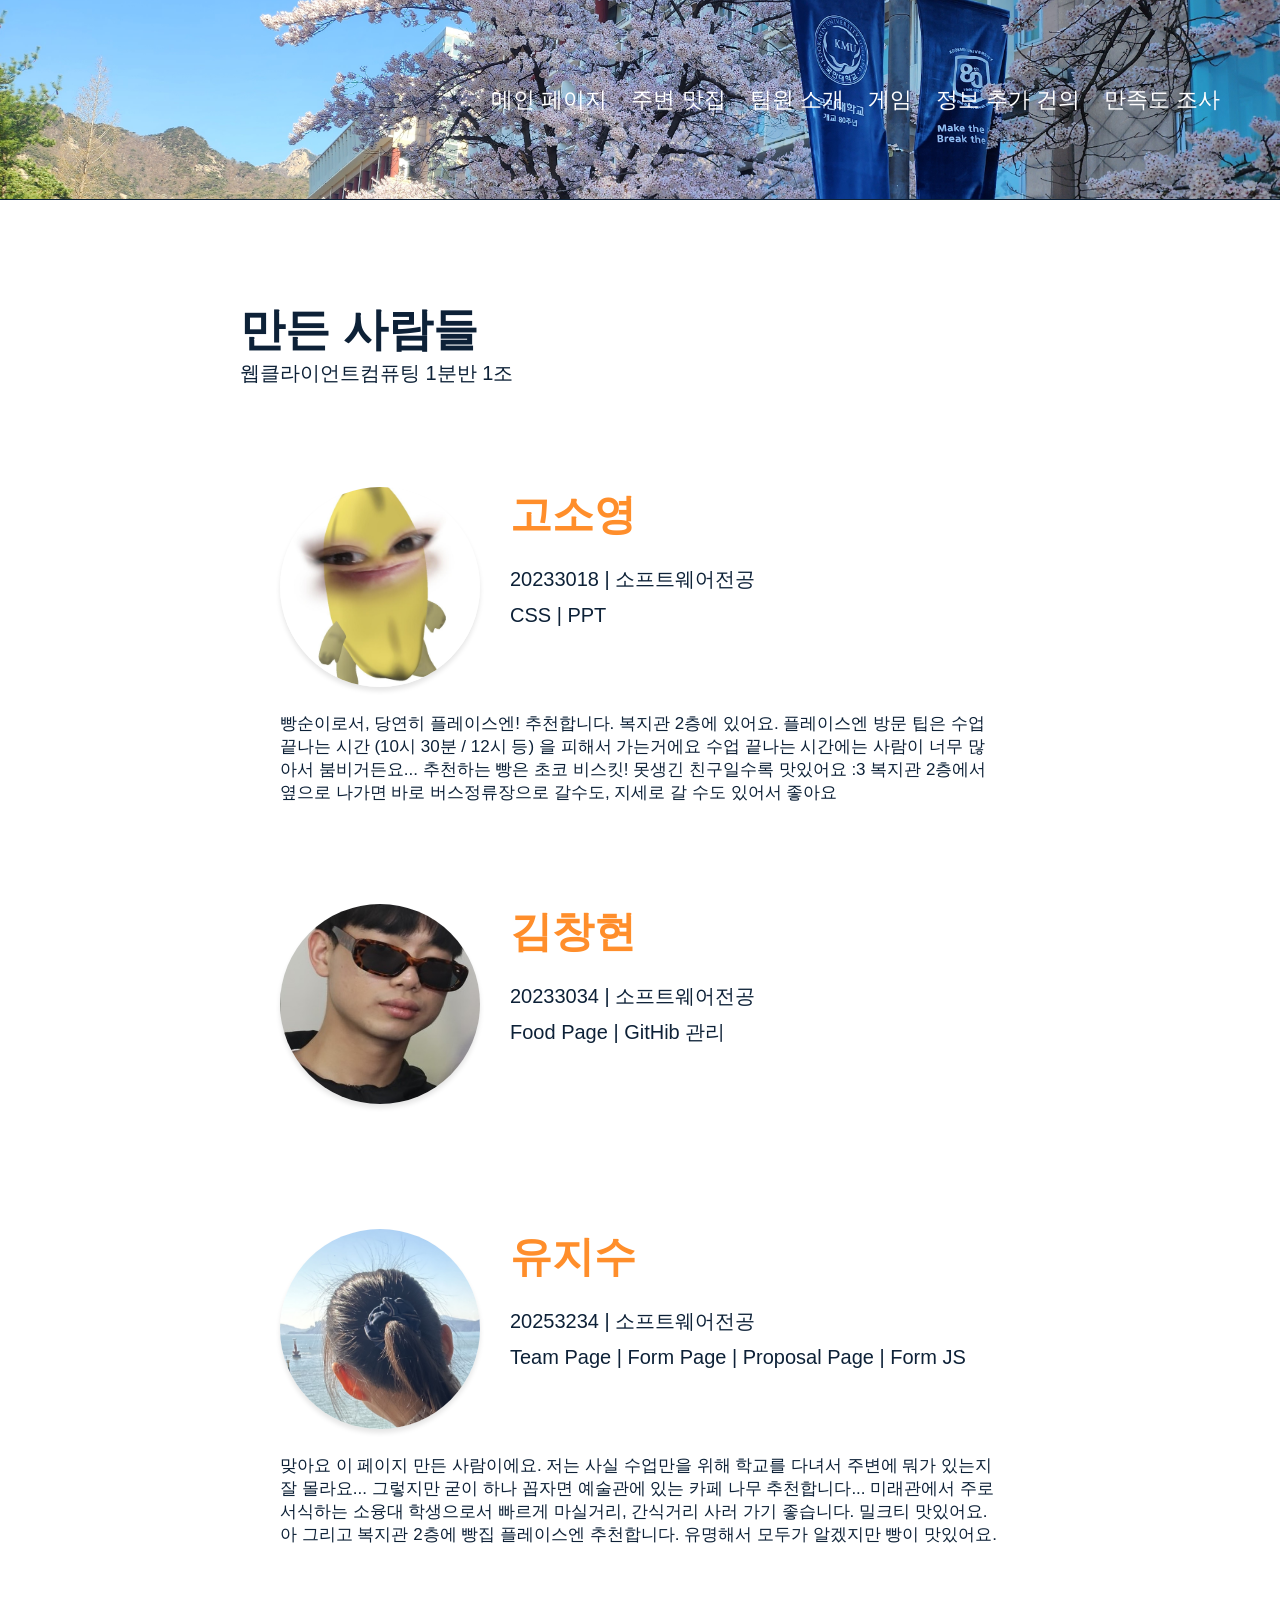
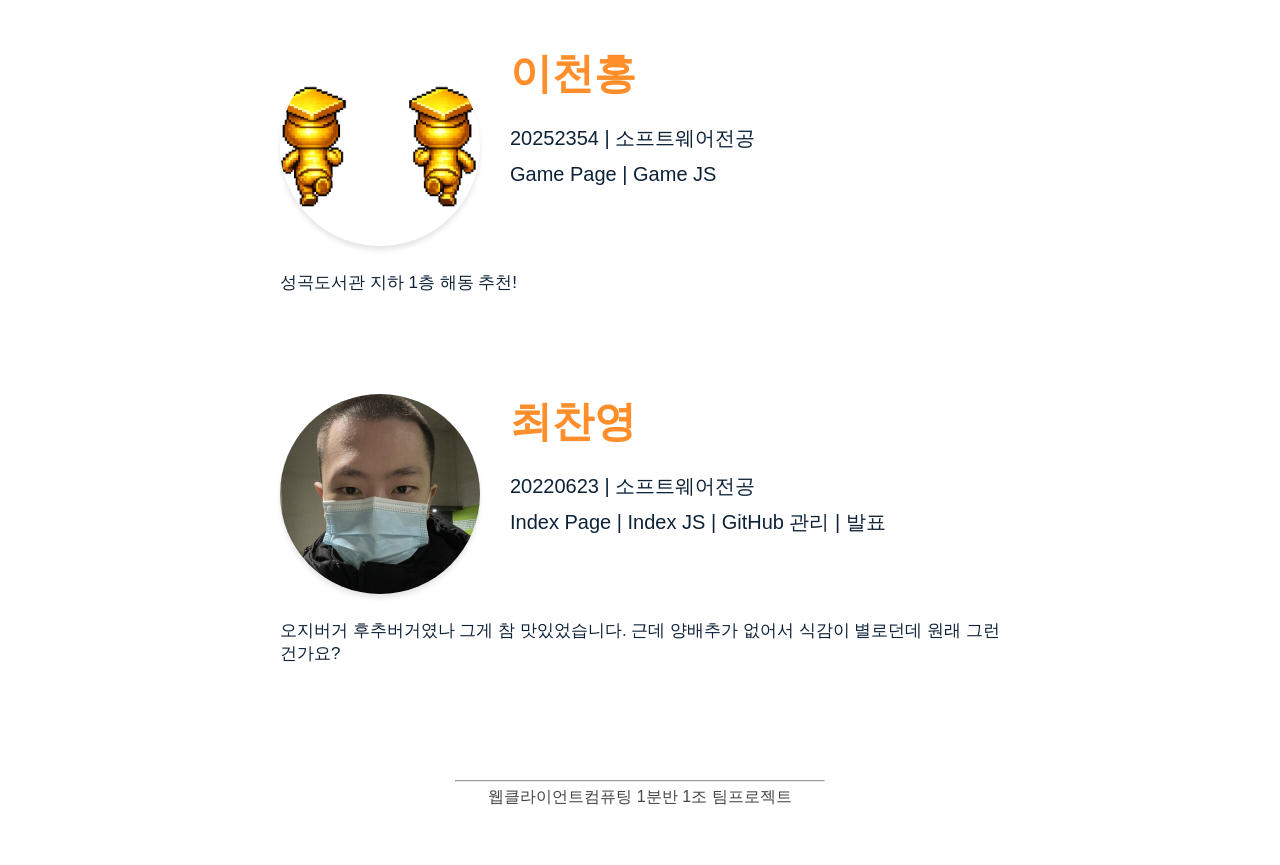
<file: team.html>
<!DOCTYPE html>

<html lang="ko">
    <head>
        <meta charset="UTF-8">
        <title>웹클 1분반 1조 소개</title>
        <link rel="stylesheet" href="style.css">
        <script src="scripts/index.js" defer></script>
    </head>
    <body>
        <header>
            <h1>
                <a href="index.html">
                    <!-- <img src="" alt="로고"> -->
                </a>
            </h1>
            <nav>
                <ul>
                    <li><a href="index.html">메인 페이지</a></li>
                    <li><a href="food.html">주변 맛집</a></li>
                    <li><a href="team.html">팀원 소개</a></li>
                    <li><a href="game.html">게임</a></li>
                    <li><a href="proposal.html">정보 추가 건의</a></li>
                    <li><a href="form.html">만족도 조사</a></li>
                </ul>
            </nav>
        </header>
        <main>
            <h1 class="main-title">만든 사람들</h1>
            <p class="main-subtitle">웹클라이언트컴퓨팅 1분반 1조</p>
            <section>
                <div>
                    <!-- 프로필 사진 -->
                    <img src="images/고소영.jpg" alt="고소영" class="profile-img">
                    <div class="explain-text">
                        <h2>
                            <!-- 이름 -->
                             고소영
                        </h2>
                        <p>
                            <!-- 학번 | 전공 입력 -->
                             20233018 | 소프트웨어전공
                            <br>
                            <!-- 프로젝트에서 맡은 역할 / 수행한 업무 -->
                             CSS | PPT
                        </p>
                    </div>
                </div>
                <div>
                    <!-- 추천 장소 소개 -->
                    빵순이로서, 당연히 플레이스엔! 추천합니다. 복지관 2층에 있어요.
                    플레이스엔 방문 팁은 수업 끝나는 시간 (10시 30분 / 12시 등) 을 피해서 가는거에요
                    수업 끝나는 시간에는 사람이 너무 많아서 붐비거든요...
                    추천하는 빵은 초코 비스킷! 못생긴 친구일수록 맛있어요 :3
                    복지관 2층에서 옆으로 나가면 바로 버스정류장으로 갈수도, 지세로 갈 수도 있어서 좋아요
                </div>
            </section>

            <section>
                <div>
                    <!-- 프로필 사진 -->
                     <img src="images/김창현.png" alt="김창현" class="profile-img">
                    <div class="explain-text">
                        <h2>
                            <!-- 이름 -->
                            김창현
                        </h2>
                        <p>
                            <!-- 학번 | 전공 입력 -->
                             20233034 | 소프트웨어전공
                            <br>
                            <!-- 프로젝트에서 맡은 역할 / 수행한 업무 -->
                             Food Page | GitHib 관리
                        </p>
                    </div>
                </div>
                <div>
                    <!-- 자기소개 / 하고싶은 말 등등.. -->
                     <!-- 개인적으로 추천하는 장소 소개 넣으면 좋을 것 같습니다. -->
                </div>
            </section>

            <section>
                <div>
                    <!-- 프로필 사진 -->
                    <img src="images/YooJisu.png" alt="유지수" class="profile-img">
                    <div class="explain-text">
                        <h2>
                            <!-- 이름 -->
                             유지수
                        </h2>
                        <p>
                            <!-- 학번 | 전공 입력 -->
                             20253234 | 소프트웨어전공
                            <br>
                            <!-- 프로젝트에서 맡은 역할 / 수행한 업무 -->
                             Team Page | Form Page | Proposal Page | Form JS
                        </p>
                    </div>
                </div>
                <div>
                    <!-- 추천 장소에 잡담 조금 -->
                     맞아요 이 페이지 만든 사람이에요.
                     저는 사실 수업만을 위해 학교를 다녀서 주변에 뭐가 있는지 잘 몰라요...
                     그렇지만 굳이 하나 꼽자면 예술관에 있는 카페 나무 추천합니다...
                     미래관에서 주로 서식하는 소융대 학생으로서 빠르게 마실거리, 간식거리 사러 가기 좋습니다.
                     밀크티 맛있어요.
                     아 그리고 복지관 2층에 빵집 플레이스엔 추천합니다.
                     유명해서 모두가 알겠지만 빵이 맛있어요.
                </div>
            </section>

            <section>
                <div>
                    <!-- 프로필 사진 / 일단 임시로 넣어뒀습니다. -->
                    <img src="images/록금이_뛰는_이미지.png" alt="이천홍" class="profile-img">
                    <div class="explain-text">
                        <h2>
                            <!-- 이름 -->
                             이천홍
                        </h2>
                        <p>
                            <!-- 학번 | 전공 입력 -->
                             20252354 | 소프트웨어전공
                            <br>
                            <!-- 프로젝트에서 맡은 역할 / 수행한 업무 -->
                             Game Page | Game JS
                        </p>
                    </div>
                </div>
                <div>
                    <!-- 자기소개 / 하고싶은 말 등등.. -->
                     성곡도서관 지하 1층 해동 추천!
                </div>
            </section>

            <section>
                <div>
                    <!-- 프로필 사진 -->
                    <img src="images/최찬영.png" alt="최찬영" class="profile-img">
                    <div class="explain-text">
                        <h2>
                            <!-- 이름 -->
                             최찬영
                        </h2>
                        <p>
                            <!-- 학번 | 전공 입력 -->
                             20220623 | 소프트웨어전공
                            <br>
                            <!-- 프로젝트에서 맡은 역할 / 수행한 업무 -->
                             Index Page | Index JS | GitHub 관리 | 발표
                        </p>
                    </div>
                </div>
                <div>
                    <!-- 추천 장소 -->
                     오지버거 후추버거였나 그게 참 맛있었습니다. 근데 양배추가 없어서 식감이 별로던데 원래 그런건가요?
                </div>
            </section>
        </main>

        <footer>
            <hr>
            <div style="height: 5px;"></div>
            <p>웹클라이언트컴퓨팅 1분반 1조 팀프로젝트</p>
        </footer>
    </body>
</html>
</file>
<file: style.css>
:root {
    --color-base: #E0EAF5;
    --color-blue: #2E77AE;
    --color-font: #0d2137;
    --color-point: #FF8E2B;
}

* {
    margin: 0px;
    padding: 0px;
    box-sizing: border-box;
}

body {
  font-family: "Nanum Gothic", sans-serif;
  font-weight: 400;
  font-style: normal;
  color: var(--color-font);

}

header {
    display: flex;
    justify-content: space-between;
    align-items: center;

    /* 이 부분 수정함 */
    background-image: url(./images/헤더이미지.jpg);
    background-size: cover;
    background-position: 68% 12%;
    position: sticky;
    top: 0;
    height: 200px;
    padding: 50px;
    font-size: 100px;
    transition: height 0.2s ease, padding 0.2s ease, background-position 0.2s ease;
    z-index: 1000;
    
    background-color: var(--color-base);
    border-bottom: 1px solid var(--color-font);
}

/* 스크롤시 헤더 작아지는거 */
header.scrolled {
    height: 60px;
    background-position: 68% 10%;
}

header nav{
    margin: 5px;
    padding: 5px;
    color: white !important;
}

nav {
    margin: 20px;
    padding: 20px;
}

nav ul {
    font-size: 22px; /* 글씨 크기 키움 */
    display: flex;
    list-style: none;
    gap: 24px;
}

nav a {
    width: auto;
    display: inline-block;
    color: white; /* 글씨가 잘 안보여서 하얀색으로.*/
    text-decoration: none; /* 하이퍼링크 밑줄 쳐지는거 방지 */
    transition: color 0.2s, transform 0.2s;
}

nav a:hover {
    color: var(--color-blue);
    transform: scale(1.05);
}

figure {
    display: none;
}

/* ---------------------------푸터 디자인 추가-------------------- */

footer {
    width: 400px;
    height: 100px;
    margin: 0 auto;
    row-gap: 5px;
    padding: 15px;
}

footer p {
    text-align: center;
    color: #444;
}
/* -------------------------------------------------------------- */

/* ----------------- 이미지와 텍스트 부분 --------------------------*/
.explain {
    max-width: 1000px;
    margin: 220px auto 100px;
    padding: 0 40px;
    display: flex;
    align-items: center;
    justify-content: center;
    gap: 60px;
}

.explain-img {
    width: 180px;
    height: auto;
    flex-shrink: 0;
}

.explain-text h2 {
    font-size: 42px;
    font-weight: 800;
    color: var(--color-point);
    margin-bottom: 18px;
}

.explain-text p {
    font-size: 20px;
    line-height: 1.8;
    color: var(--color-font);
}
/*---------------------------------------------------------------------------*/

/* ---------- team, form 페이지에 들어가는 요소 부분 추가 ------------- */

.main-title {
    max-width: 800px;
    margin: 0 auto;
    padding: 100px 0 0 0;
    font-size: 45px;
    color: var(--color-font);
}

.main-subtitle {
    max-width: 800px;
    margin: 0 auto;
    font-size: 20px;
    color: var(--color-font);
}

section {
    max-width: 800px;
    margin: 100px auto;
    padding: 0 40px;
    display: flex;
    flex-direction: column;
    row-gap: 25px;
}

section > div {
    display: flex;
    gap: 30px;
    font-size: 17px;
}

.section-box {
    background: #fff;
    border-radius: 10px;
    margin: 0 auto;
    margin-top: 15px;
    padding: 40px;
    justify-content: flex-start;
    border: 1px solid var(--color-blue);
}

.section-box .main-title {
    margin: 0 0;
    padding: 60px 0 0 0;
}

.section-box .main-subtitle {
    margin: 0 0;
}

.conditional-question {
    display: none;
}
        
label {
    font-size: 18px;
    font-weight: bold;
    display: block;
    margin-bottom: 10px;
}

.options label {
    font-size: 16px;
    font-weight: normal;
    display: inline-block;
    margin-right: 10px;
}

.options-br {
    flex-direction: column;
    margin-top: 25px;
    gap: 10px;
}

.options-br label {
    font-size: 16px;
    font-weight: normal;
    display: block;
    margin-right: 10px;
}

.form-body { background: var(--color-base); }

.essential-star {
    color: var(--color-point);
}

.profile-img {
    width: 200px;
    height: 200px;
    object-fit: cover;
    border-radius: 50%; 
    box-shadow: 0 4px 5px rgba(0,0,0,0.1);
}

.form-end {
    max-width: 808px;
    height: 120px;
    margin: 0 auto;
    display: flex;
    justify-content: space-between;
}

.page-end {
    max-width: 100%;
    height: 60px;
    display: flex;
    justify-content: flex-end;
}

.submitBtn {
    width: 80px; height: 55px;
    font-size: 16px;
    color: #fff;
    background: var(--color-blue);
    border-radius: 7px;
    margin: 15px 2px;
    justify-content: flex-start;
    border: 1px solid var(--color-blue);
}

.submitBtn:hover {
    width: 84px; height: 59px;
    font-size: 17px;
    margin: 13px 0;
}

.resetBtn {
    width: 80px; height: 55px;
    font-size: 16px;
    color: var(--color-blue);
    background: #fff;
    border-radius: 7px;
    margin: 15px 2px;
    justify-content: flex-start;
    border: 1px solid var(--color-blue);
}

.resetBtn:hover {
    width: 84px; height: 59px;
    font-size: 17px;
    margin: 13px 0;
}

.topBtn {
    width: 55px; height: 55px;
    font-size: 16px;
    color: var(--color-blue);
    background: #fff;
    border-radius: 50%;
    margin: 0 5px;
    border: 1px solid var(--color-blue);
}

.topBtn:hover {
    background: #ddd;
}

/* ---------------------------------------------------------------------- */

/* -------------------------------지도 클래스--------------------------- */
.map {
    display: block;
    width: 100%;
    height: auto;
}

.map-section {
    max-widt: 1400px;
    margin-top: 40px;
}

.map-elements {
    position: relative;
    width: 100%;
    max-width: none;
    margin: 40px auto 0;
}

.map-place {
    position: absolute;
}

/* 건물별 마커 위치 */
.map-place-mirae {
    left: 51%;
    top: 78%;
}

.map-place-bokji {
    left: 34%;
    top: 60%;
}

.map-place-gonghak {
    left: 14%;
    top: 24%;
}

.map-place-bukak {
    left: 46%;
    top: 16%;
}

.map-place-bupak {
    left: 62%;
    top: 39%;
}

/* --------------------------- */

.map-marker {
    position: absolute;

    width: 32px;
    height: 47px;
    overflow: hidden;

    border: 0;
    padding: 0;
    background: transparent;
    cursor: pointer;
}

.map-marker img {
    display: block;
    width: 32px;
    height: auto;
    transform: translateY(-47px);
}

/*--------------------------------------------------------------------------*/




/* -------------------------마커 클릭하면 나오는 창----------------------------------*/
/* 화면 중앙 설명창 */
.details {
    display: none;
    position: fixed;

    left: 40%;
    top: 26%;

    width: 600px;
    max-height: 700px;
    flex-direction: column;
    overflow: hidden;

    background: white;
    border-radius: 12px;
    box-shadow: 0 8px 8px rgba(0, 0, 0, 0.25);
    z-index: 1000;
}

.details-header {
    display: flex;
    flex-shrink: 0;
    justify-content: space-between;
    align-items: center;
    padding: 22px 28px;
    border-bottom: 1px solid white;
}

.details-header h3 {
    font-size: 24px;
    font-weight: 800;
}

.close-details {
    padding: 6px 9px;
    border: 0;
    border-radius: 4px;
    background: transparent;
    cursor: pointer;
    font-size: 18px;
}

.close-details:hover {
    background: #eee;
}

/* 설명 좌우 여백 */
.details-body {
    min-height: 0;
    padding: 10px 28px 20px;
    overflow-y: auto;
    overscroll-behavior: contain;
}

.place {
    padding: 22px 0;
    border-bottom: 1px solid #ddd;
}

.place:last-child {
    border-bottom: 0;
}

.place h4 {
    margin: 0 0 14px;
    font-size: 19px;
    font-weight: 700;
}

.place p {
    margin: 4px 0;
    font-size: 16px;
}

/* =====================================================
   모바일 반응형 (768px 이하)
   ===================================================== */
@media (max-width: 768px) {

    header {
        height: 120px;
        padding: 16px 20px;
        font-size: 40px;
    }

    header.scrolled {
        height: 52px;
    }

    header nav {
        margin: 0;
        padding: 0;
    }

    nav {
        margin: 0;
        padding: 0;
    }

    nav ul {
        font-size: 13px;
        gap: 12px;
        flex-wrap: wrap;
        justify-content: flex-end;
    }

    .explain {
        margin: 140px auto 60px;
        padding: 0 20px;
        gap: 24px;
        flex-direction: column;
        text-align: center;
    }

    .explain-img {
        width: 100px;
    }

    .explain-text h2 {
        font-size: 26px;
        margin-bottom: 10px;
    }

    .explain-text p {
        font-size: 14px;
    }

    .map-section {
        overflow-x: auto;
        -webkit-overflow-scrolling: touch;
    }

    .map-elements {
        width: 700px;   
        min-width: 700px;
        margin: 20px 0 0 0;
    }

    .details {
        left: 50%;
        top: 50%;
        transform: translate(-50%, -50%);

        width: calc(100vw - 32px); 
        max-width: 360px;
        max-height: 70vh;
    }

    .details-header {
        padding: 14px 18px;
    }

    .details-header h3 {
        font-size: 18px;
    }

    .close-details {
        font-size: 15px;
    }

    .details-body {
        padding: 8px 18px 16px;
    }

    .place {
        padding: 14px 0;
    }

    .place h4 {
        font-size: 15px;
        margin-bottom: 8px;
    }

    .place p {
        font-size: 13px;
    }
}
</file>
